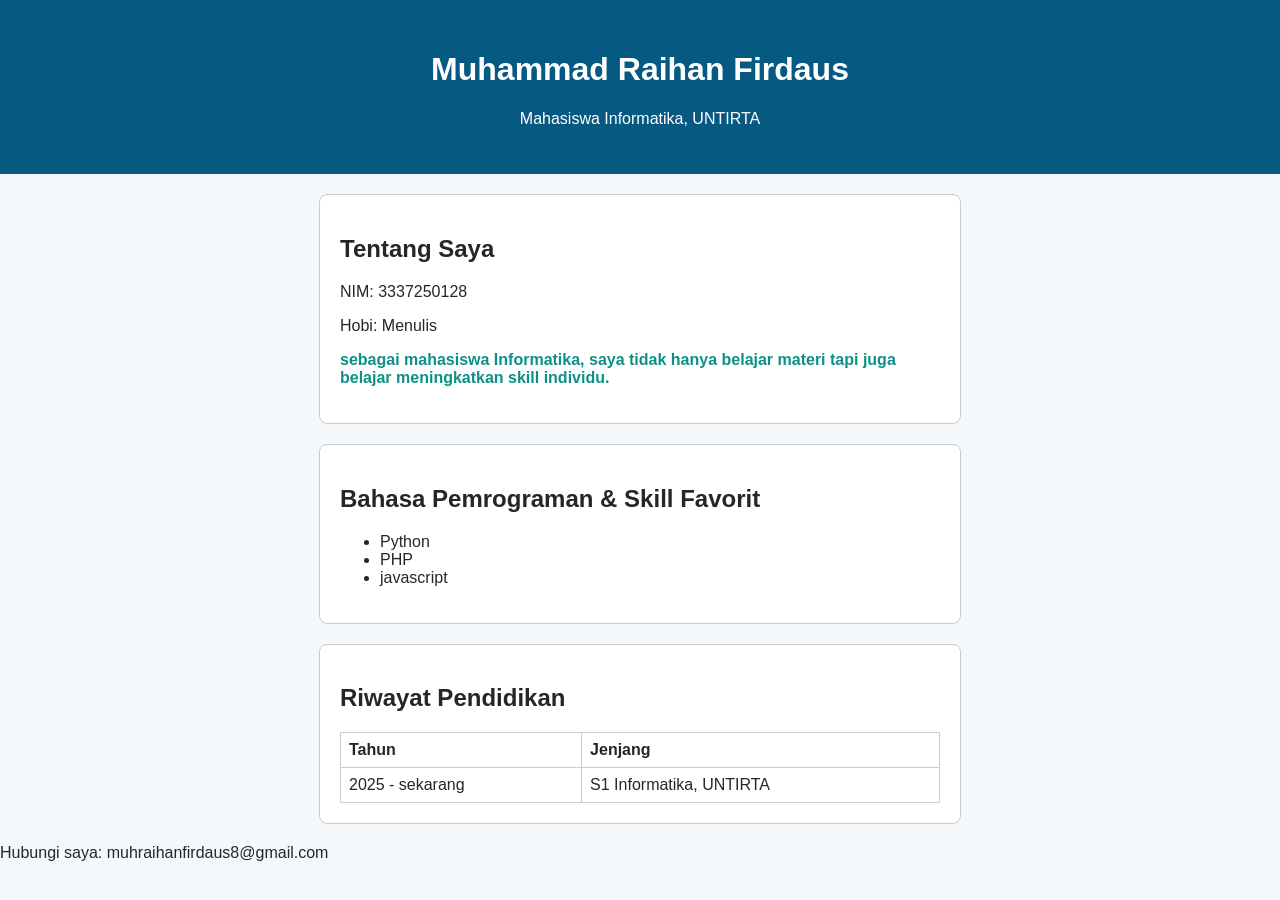
<file: pertemuan3/index.html>
<!DOCTYPE html>
<html lang="id">
<head>
  <meta charset="UTF-8">
  <title>Profil - Muhammad Raihan Firdaus</title>
  <link rel="stylesheet" href="style.css"> 
</head>
<body>
  <header>
    <h1>Muhammad Raihan Firdaus</h1>
    <p>Mahasiswa Informatika, UNTIRTA</p>
  </header>

  <main>
    <section id="tentang">
      <h2>Tentang Saya</h2>
      <p>NIM: 3337250128</p>
      <p>Hobi: Menulis</p>
      <p class="highlight">sebagai mahasiswa Informatika, saya tidak hanya belajar materi tapi juga belajar meningkatkan skill individu.</p>
    </section>

    <section id="skill">
      <h2>Bahasa Pemrograman & Skill Favorit</h2>
      <ul>
        <li>Python</li>
        <li>PHP</li>
        <li>javascript</li>
      </ul>
    </section>

    <section id="riwayat">
      <h2>Riwayat Pendidikan</h2>
      <table>
        <tr>
          <th>Tahun</th>
          <th>Jenjang</th>
        </tr>
        <tr>
          <td>2025 - sekarang</td>
          <td>S1 Informatika, UNTIRTA</td>
        </tr>
      </table>
    </section>
  </main>

  <footer>
    <p>Hubungi saya: muhraihanfirdaus8@gmail.com</p>
  </footer>
</body>
</html>
</file>
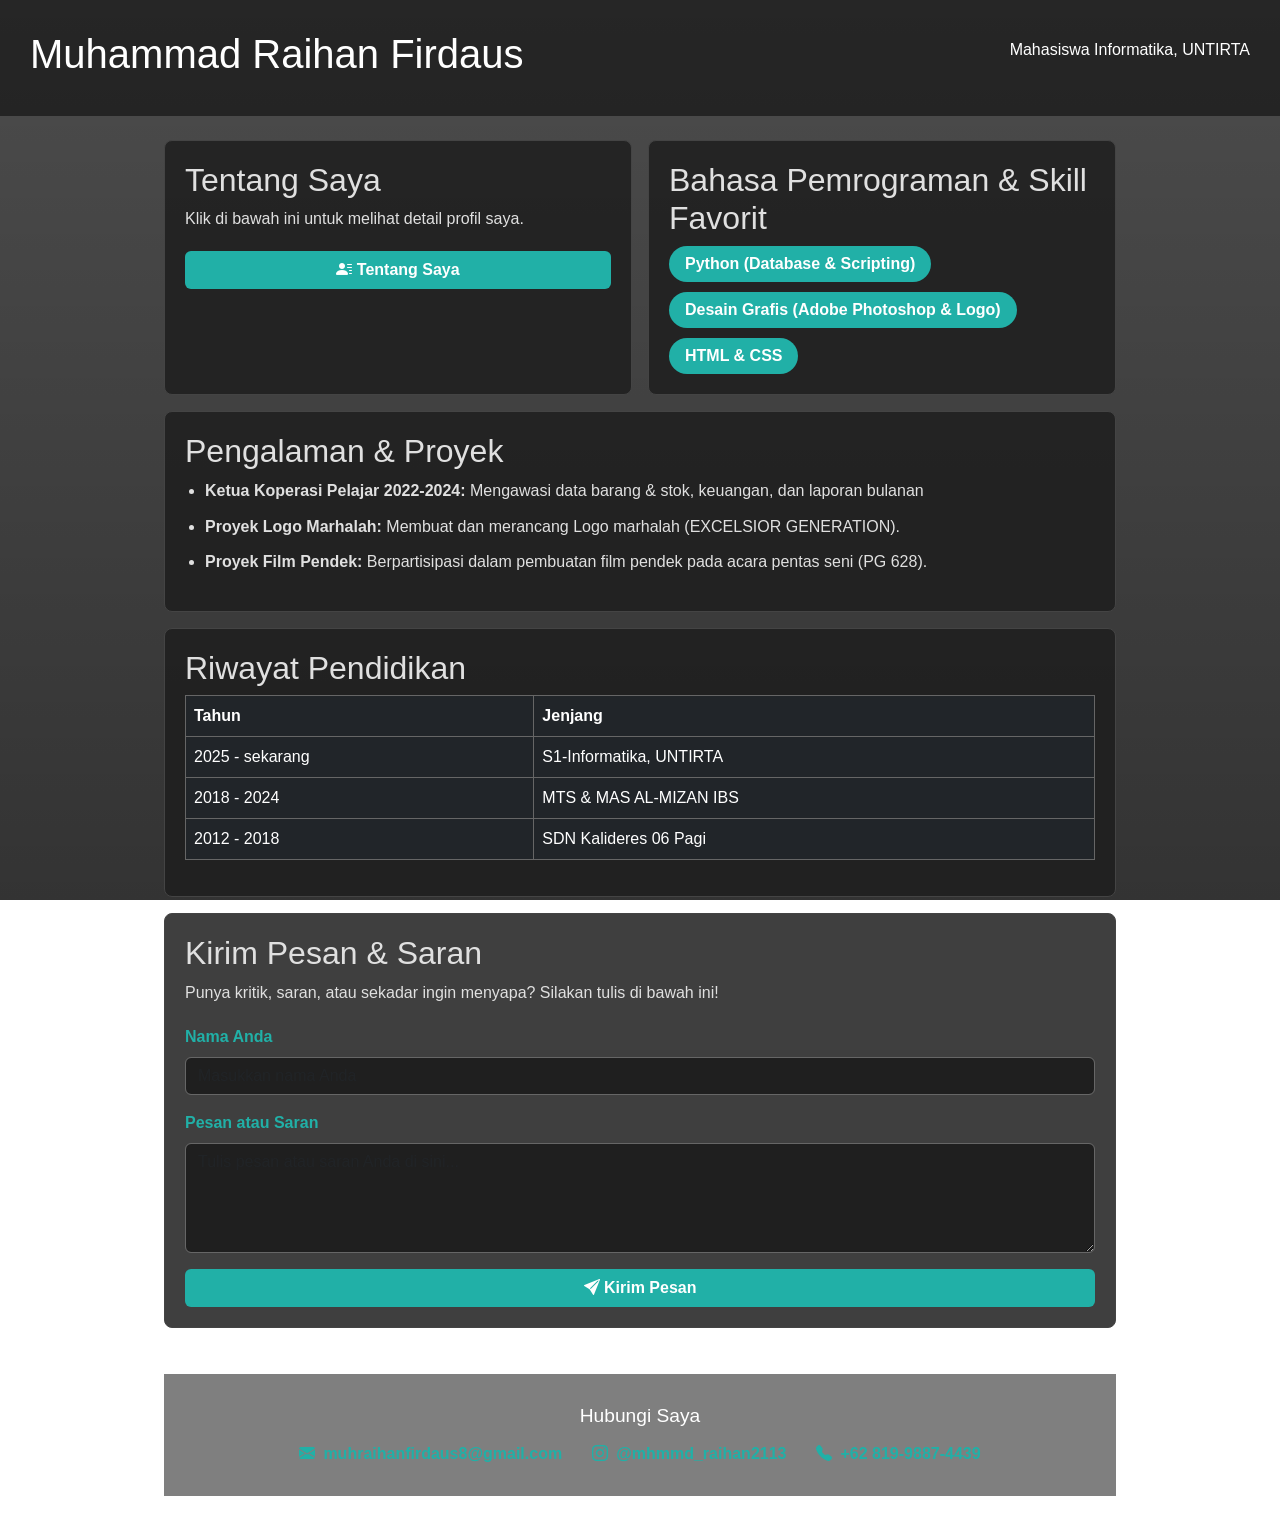
<file: pertemuan4/index.html>
<!DOCTYPE html>
<html lang="id">
<head>
  <meta charset="UTF-8">
  <meta name="viewport" content="width=device-width, initial-scale=1.0">
  <title>Profil - Muhammad Raihan Firdaus</title>
  
  <link href="https://cdn.jsdelivr.net/npm/bootstrap@5.3.0/dist/css/bootstrap.min.css" rel="stylesheet">
  
  <link rel="stylesheet" href="https://cdn.jsdelivr.net/npm/bootstrap-icons@1.10.5/font/bootstrap-icons.css">
  
  <link rel="stylesheet" href="style.css"> 
</head>
<body>
  <header>
    <div class="header-content">
      <h1>Muhammad Raihan Firdaus</h1>
      <p class="tagline">Mahasiswa Informatika, UNTIRTA</p>
    </div>
  </header>

  <main>
    <div class="row-container">
      <section id="tentang">
        <h2>Tentang Saya</h2>
        <p style="margin-bottom: 20px;">Klik di bawah ini untuk melihat detail profil saya.</p>
        <a href="tentang-saya.html" class="btn" style="background-color: #21B0A7; color: white; font-weight: bold; width: 100%;">
          <i class="bi bi-person-lines-fill"></i> Tentang Saya
        </a>
      </section>

      <section id="skill">
        <h2>Bahasa Pemrograman & Skill Favorit</h2>
        <div class="skill-list">
          <span class="skill-item">Python (Database & Scripting)</span>
          <span class="skill-item">Desain Grafis (Adobe Photoshop & Logo)</span>
          <span class="skill-item">HTML & CSS</span>
        </div>
      </section>
    </div>

    <section id="pengalaman">
      <h2>Pengalaman & Proyek</h2>
      <ul>
        <li><strong>Ketua Koperasi Pelajar 2022-2024:</strong> Mengawasi data barang & stok, keuangan, dan laporan bulanan</li>
        <li><strong>Proyek Logo Marhalah:</strong> Membuat dan merancang Logo marhalah (EXCELSIOR GENERATION).</li>
        <li><strong>Proyek Film Pendek:</strong> Berpartisipasi dalam pembuatan film pendek pada acara pentas seni (PG 628).</li>
      </ul>
    </section>

    <section id="riwayat">
      
      <h2>Riwayat Pendidikan</h2>
      <table><table class="table table-dark table-hover">
        <tr>
          <th>Tahun</th>
          <th>Jenjang</th>
        </tr>
        
        <tr>
          <td>2025 - sekarang</td>
          <td>S1-Informatika, UNTIRTA</td>
        </tr>
        
        <tr>
          <td>2018 - 2024</td>
          <td>MTS & MAS AL-MIZAN IBS</td>
        </tr>
        
        <tr>
          <td>2012 - 2018</td>
          <td>SDN Kalideres 06 Pagi</td>
        </tr>
        
      </table>
    </section>

    <section id="pesan">
      <h2>Kirim Pesan & Saran</h2>
      <p style="margin-bottom: 20px;">Punya kritik, saran, atau sekadar ingin menyapa? Silakan tulis di bawah ini!</p>
      
      <form action="https://formsubmit.co/muhraihanfirdaus8@gmail.com" method="POST">
        
        <div class="mb-3">
          <label for="nama" class="form-label" style="color: #21B0A7; font-weight: bold;">Nama Anda</label>
          <input type="text" name="Nama" class="form-control text-white" id="nama" placeholder="Masukkan nama Anda" required style="background-color: rgba(0, 0, 0, 0.5); border: 1px solid #666;">
        </div>
        
        <div class="mb-3">
          <label for="saran" class="form-label" style="color: #21B0A7; font-weight: bold;">Pesan atau Saran</label>
          <textarea name="Pesan" class="form-control text-white" id="saran" rows="4" placeholder="Tulis pesan atau saran Anda di sini..." required style="background-color: rgba(0, 0, 0, 0.5); border: 1px solid #666;"></textarea>
        </div>
        
        <button type="submit" class="btn" style="background-color: #21B0A7; color: white; font-weight: bold; width: 100%;">
          <i class="bi bi-send-fill"></i> Kirim Pesan
        </button>
      </form>
    </section>

  <footer>
    <div class="footer-content">
      <h3 style="font-size: 1.2rem; margin-bottom: 15px;">Hubungi Saya</h3>
      <div class="contact-links">
        <a href="mailto:emailkamu@example.com"><i class="bi bi-envelope-fill"></i> muhraihanfirdaus8@gmail.com</a>
        <a href="https://instagram.com/username_kamu" target="_blank"><i class="bi bi-instagram"></i> @mhmmd_raihan2113</a>
        <a href="https://wa.me/6281234567890" target="_blank"><i class="bi bi-telephone-fill"></i> +62 819-9887-4439</a>
      </div>
    </div>
  </footer>
</body>
</html>
</file>
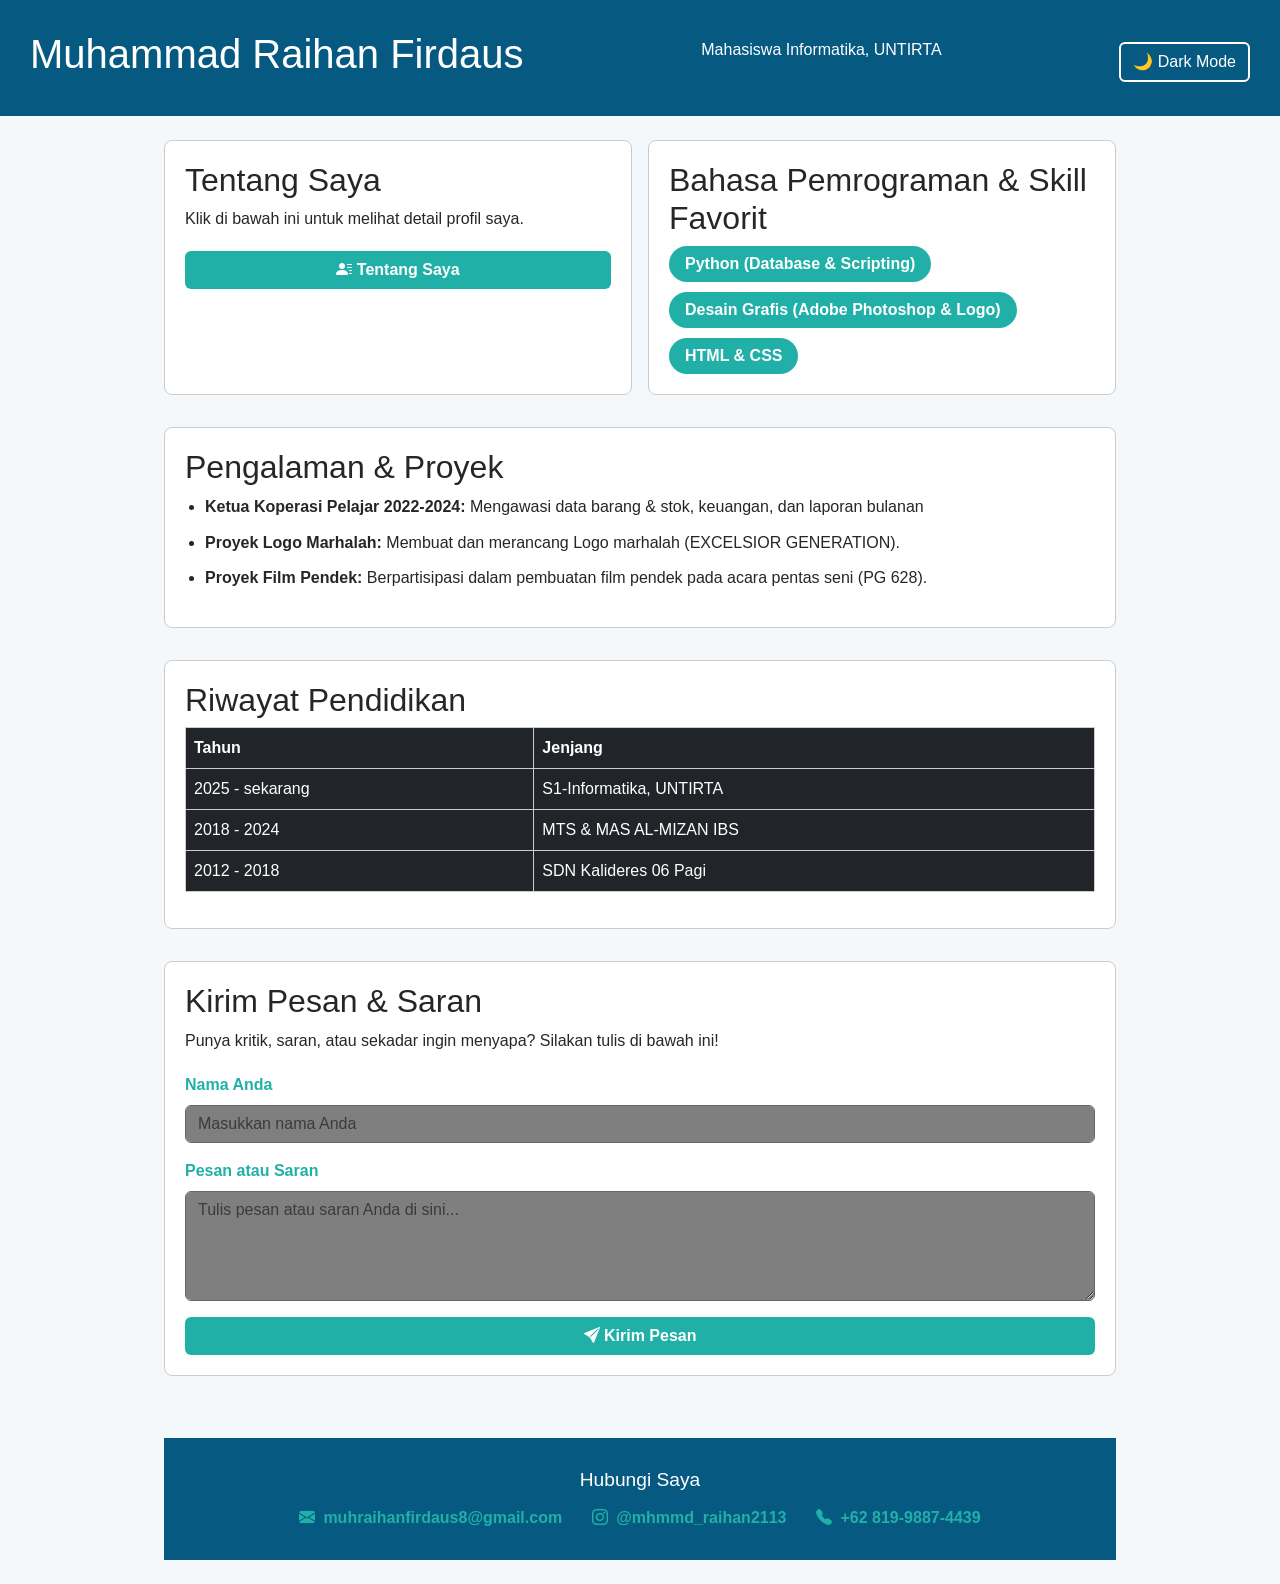
<file: pertemuan5/index.html>
<!DOCTYPE html>
<html lang="id">
<head>
  <meta charset="UTF-8">
  <meta name="viewport" content="width=device-width, initial-scale=1.0">
  <title>Profil - Muhammad Raihan Firdaus</title>
  
  <link href="https://cdn.jsdelivr.net/npm/bootstrap@5.3.0/dist/css/bootstrap.min.css" rel="stylesheet">
  
  <link rel="stylesheet" href="https://cdn.jsdelivr.net/npm/bootstrap-icons@1.10.5/font/bootstrap-icons.css">
  
  <link rel="stylesheet" href="style.css"> 
</head>
<body>
  <header>
    <div class="header-content">
      <h1>Muhammad Raihan Firdaus</h1>
      <p class="tagline">Mahasiswa Informatika, UNTIRTA</p>
      <button id="btnToggle" class="btn mt-2" style="border: 2px solid white; color: white;">🌙 Dark Mode</button>
    </div>
  </header>

  <main>
    <div class="row-container">
      <section id="tentang">
        <h2>Tentang Saya</h2>
        <p style="margin-bottom: 20px;">Klik di bawah ini untuk melihat detail profil saya.</p>
        <a href="tentang-saya.html" class="btn" style="background-color: #21B0A7; color: white; font-weight: bold; width: 100%;">
          <i class="bi bi-person-lines-fill"></i> Tentang Saya
        </a>
      </section>

      <section id="skill">
        <h2>Bahasa Pemrograman & Skill Favorit</h2>
        <div class="skill-list">
          <span class="skill-item">Python (Database & Scripting)</span>
          <span class="skill-item">Desain Grafis (Adobe Photoshop & Logo)</span>
          <span class="skill-item">HTML & CSS</span>
        </div>
      </section>
    </div>

    <section id="pengalaman">
      <h2>Pengalaman & Proyek</h2>
      <ul>
        <li><strong>Ketua Koperasi Pelajar 2022-2024:</strong> Mengawasi data barang & stok, keuangan, dan laporan bulanan</li>
        <li><strong>Proyek Logo Marhalah:</strong> Membuat dan merancang Logo marhalah (EXCELSIOR GENERATION).</li>
        <li><strong>Proyek Film Pendek:</strong> Berpartisipasi dalam pembuatan film pendek pada acara pentas seni (PG 628).</li>
      </ul>
    </section>

    <section id="riwayat">
      
      <h2>Riwayat Pendidikan</h2>
      <table><table class="table table-dark table-hover">
        <tr>
          <th>Tahun</th>
          <th>Jenjang</th>
        </tr>
        
        <tr>
          <td>2025 - sekarang</td>
          <td>S1-Informatika, UNTIRTA</td>
        </tr>
        
        <tr>
          <td>2018 - 2024</td>
          <td>MTS & MAS AL-MIZAN IBS</td>
        </tr>
        
        <tr>
          <td>2012 - 2018</td>
          <td>SDN Kalideres 06 Pagi</td>
        </tr>
        
      </table>
    </section>

    <section id="pesan">
      <h2>Kirim Pesan & Saran</h2>
      <p style="margin-bottom: 20px;">Punya kritik, saran, atau sekadar ingin menyapa? Silakan tulis di bawah ini!</p>
      
      <form action="https://formsubmit.co/muhraihanfirdaus8@gmail.com" method="POST">
        
        <div class="mb-3">
          <label for="nama" class="form-label" style="color: #21B0A7; font-weight: bold;">Nama Anda</label>
          <input type="text" name="Nama" class="form-control text-white" id="nama" placeholder="Masukkan nama Anda" required style="background-color: rgba(0, 0, 0, 0.5); border: 1px solid #666;">
        </div>
        
        <div class="mb-3">
          <label for="saran" class="form-label" style="color: #21B0A7; font-weight: bold;">Pesan atau Saran</label>
          <textarea name="Pesan" class="form-control text-white" id="saran" rows="4" placeholder="Tulis pesan atau saran Anda di sini..." required style="background-color: rgba(0, 0, 0, 0.5); border: 1px solid #666;"></textarea>
        </div>
        
        <button type="submit" class="btn" style="background-color: #21B0A7; color: white; font-weight: bold; width: 100%;">
          <i class="bi bi-send-fill"></i> Kirim Pesan
        </button>
      </form>
    </section>

  <footer>
    <div class="footer-content">
      <h3 style="font-size: 1.2rem; margin-bottom: 15px;">Hubungi Saya</h3>
      <div class="contact-links">
        <a href="mailto:emailkamu@example.com"><i class="bi bi-envelope-fill"></i> muhraihanfirdaus8@gmail.com</a>
        <a href="https://instagram.com/username_kamu" target="_blank"><i class="bi bi-instagram"></i> @mhmmd_raihan2113</a>
        <a href="https://wa.me/6281234567890" target="_blank"><i class="bi bi-telephone-fill"></i> +62 819-9887-4439</a>
      </div>
    </div>
  </footer>
  <script src="script.js"></script>
</body>
</html>
</file>
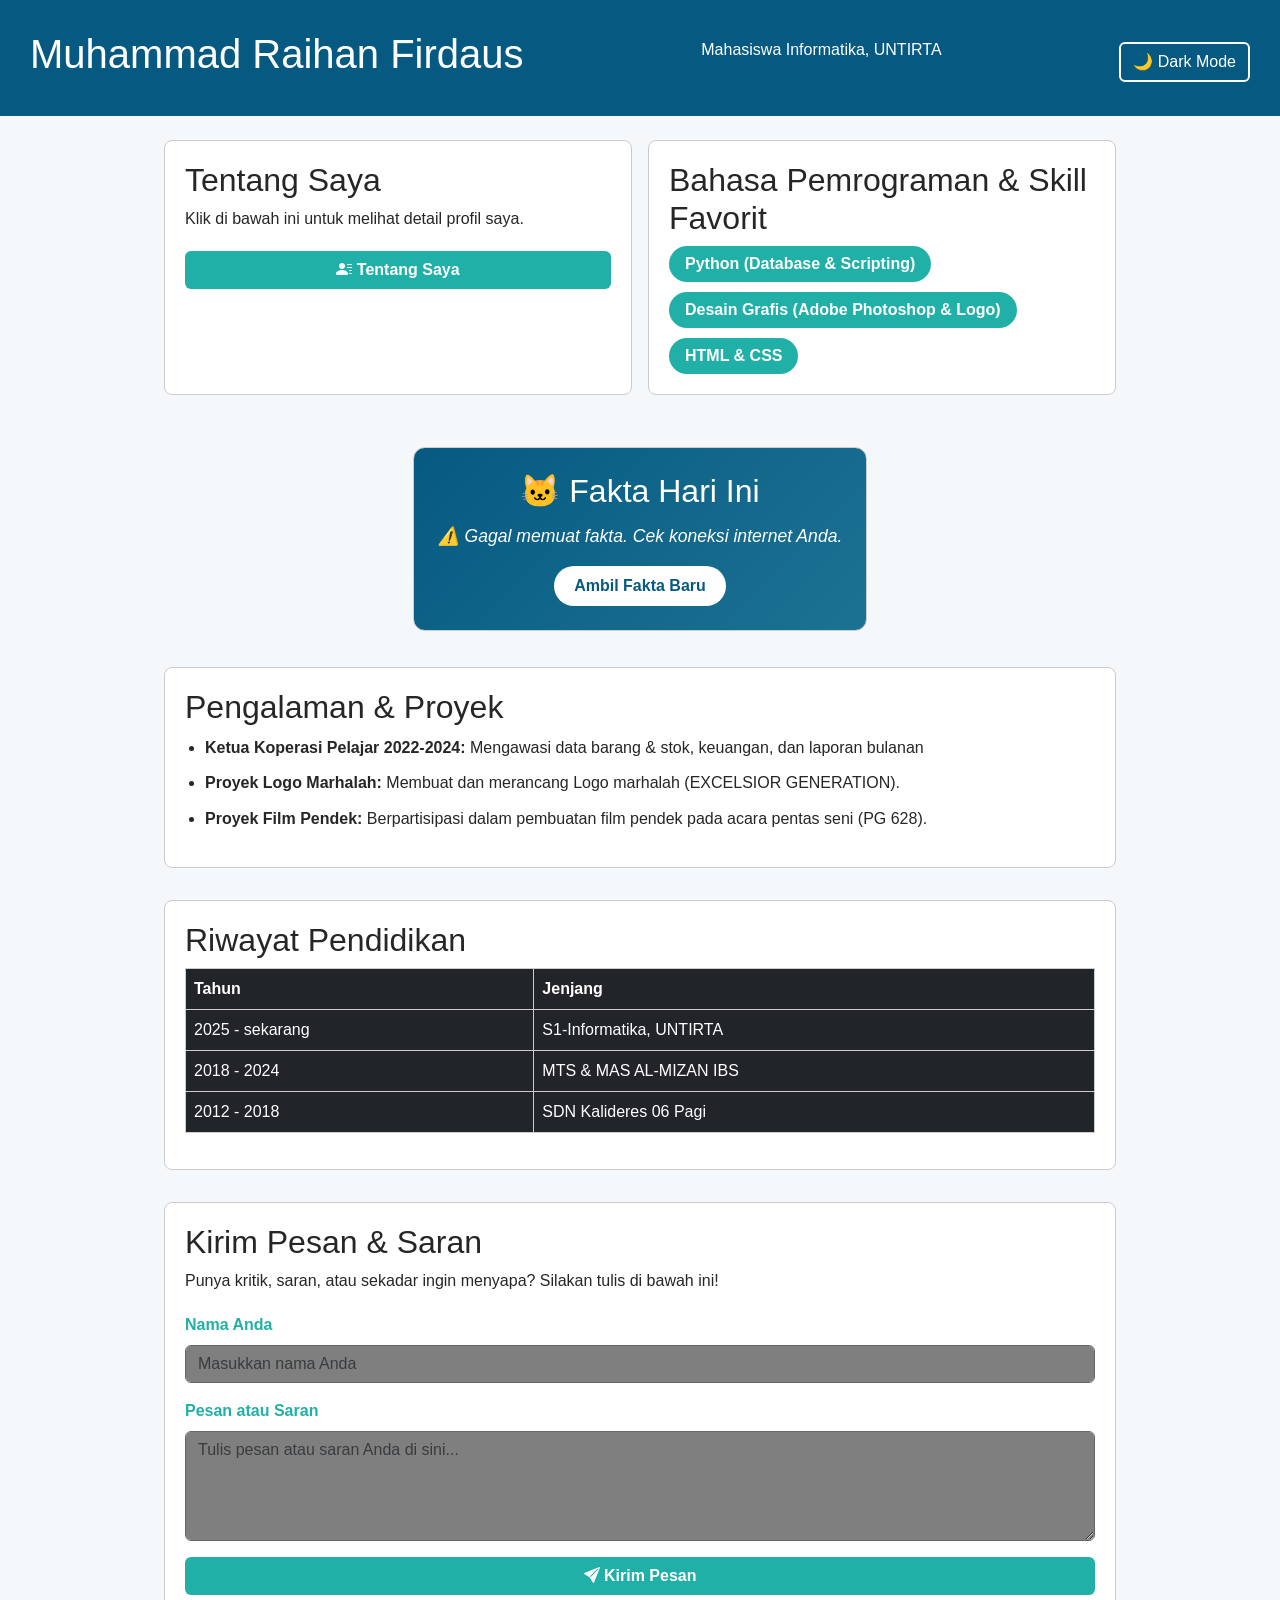
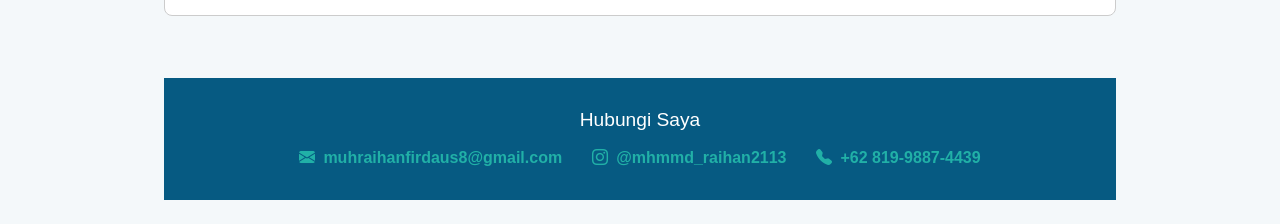
<file: pertemuan6/index.html>
<!DOCTYPE html>
<html lang="id">
<head>
  <meta charset="UTF-8">
  <meta name="viewport" content="width=device-width, initial-scale=1.0">
  <title>Profil - Muhammad Raihan Firdaus</title>
  
  <link href="https://cdn.jsdelivr.net/npm/bootstrap@5.3.0/dist/css/bootstrap.min.css" rel="stylesheet">
  
  <link rel="stylesheet" href="https://cdn.jsdelivr.net/npm/bootstrap-icons@1.10.5/font/bootstrap-icons.css">
  
  <link rel="stylesheet" href="style.css"> 
</head>
<body>
  <header>
    <div class="header-content">
      <h1>Muhammad Raihan Firdaus</h1>
      <p class="tagline">Mahasiswa Informatika, UNTIRTA</p>
      <button id="btnToggle" class="btn mt-2" style="border: 2px solid white; color: white;">🌙 Dark Mode</button>
    </div>
  </header>

  <main>
    <div class="row-container">
      <section id="tentang">
        <h2>Tentang Saya</h2>
        <p style="margin-bottom: 20px;">Klik di bawah ini untuk melihat detail profil saya.</p>
        <a href="tentang-saya.html" class="btn" style="background-color: #21B0A7; color: white; font-weight: bold; width: 100%;">
          <i class="bi bi-person-lines-fill"></i> Tentang Saya
        </a>
      </section>

      <section id="skill">
        <h2>Bahasa Pemrograman & Skill Favorit</h2>
        <div class="skill-list">
          <span class="skill-item">Python (Database & Scripting)</span>
          <span class="skill-item">Desain Grafis (Adobe Photoshop & Logo)</span>
          <span class="skill-item">HTML & CSS</span>
        </div>
      </section>
    </div>

    <section id="fakta">
    <h2>🐱 Fakta Hari Ini</h2>
    <p id="isi-fakta">Memuat fakta...</p>
    <button id="btnRefresh">Ambil Fakta Baru</button>
  </section>

    <section id="pengalaman">
      <h2>Pengalaman & Proyek</h2>
      <ul>
        <li><strong>Ketua Koperasi Pelajar 2022-2024:</strong> Mengawasi data barang & stok, keuangan, dan laporan bulanan</li>
        <li><strong>Proyek Logo Marhalah:</strong> Membuat dan merancang Logo marhalah (EXCELSIOR GENERATION).</li>
        <li><strong>Proyek Film Pendek:</strong> Berpartisipasi dalam pembuatan film pendek pada acara pentas seni (PG 628).</li>
      </ul>
    </section>

    <section id="riwayat">
      
      <h2>Riwayat Pendidikan</h2>
      <table><table class="table table-dark table-hover">
        <tr>
          <th>Tahun</th>
          <th>Jenjang</th>
        </tr>
        
        <tr>
          <td>2025 - sekarang</td>
          <td>S1-Informatika, UNTIRTA</td>
        </tr>
        
        <tr>
          <td>2018 - 2024</td>
          <td>MTS & MAS AL-MIZAN IBS</td>
        </tr>
        
        <tr>
          <td>2012 - 2018</td>
          <td>SDN Kalideres 06 Pagi</td>
        </tr>
        
      </table>
    </section>

    <section id="pesan">
      <h2>Kirim Pesan & Saran</h2>
      <p style="margin-bottom: 20px;">Punya kritik, saran, atau sekadar ingin menyapa? Silakan tulis di bawah ini!</p>
      
      <form action="https://formsubmit.co/muhraihanfirdaus8@gmail.com" method="POST">
        
        <div class="mb-3">
          <label for="nama" class="form-label" style="color: #21B0A7; font-weight: bold;">Nama Anda</label>
          <input type="text" name="Nama" class="form-control text-white" id="nama" placeholder="Masukkan nama Anda" required style="background-color: rgba(0, 0, 0, 0.5); border: 1px solid #666;">
        </div>
        
        <div class="mb-3">
          <label for="saran" class="form-label" style="color: #21B0A7; font-weight: bold;">Pesan atau Saran</label>
          <textarea name="Pesan" class="form-control text-white" id="saran" rows="4" placeholder="Tulis pesan atau saran Anda di sini..." required style="background-color: rgba(0, 0, 0, 0.5); border: 1px solid #666;"></textarea>
        </div>
        
        <button type="submit" class="btn" style="background-color: #21B0A7; color: white; font-weight: bold; width: 100%;">
          <i class="bi bi-send-fill"></i> Kirim Pesan
        </button>
      </form>
    </section>

  <footer>
    <div class="footer-content">
      <h3 style="font-size: 1.2rem; margin-bottom: 15px;">Hubungi Saya</h3>
      <div class="contact-links">
        <a href="mailto:emailkamu@example.com"><i class="bi bi-envelope-fill"></i> muhraihanfirdaus8@gmail.com</a>
        <a href="https://instagram.com/username_kamu" target="_blank"><i class="bi bi-instagram"></i> @mhmmd_raihan2113</a>
        <a href="https://wa.me/6281234567890" target="_blank"><i class="bi bi-telephone-fill"></i> +62 819-9887-4439</a>
      </div>
    </div>
  </footer>
  <script src="script.js"></script>
</body>
</html>
</file>
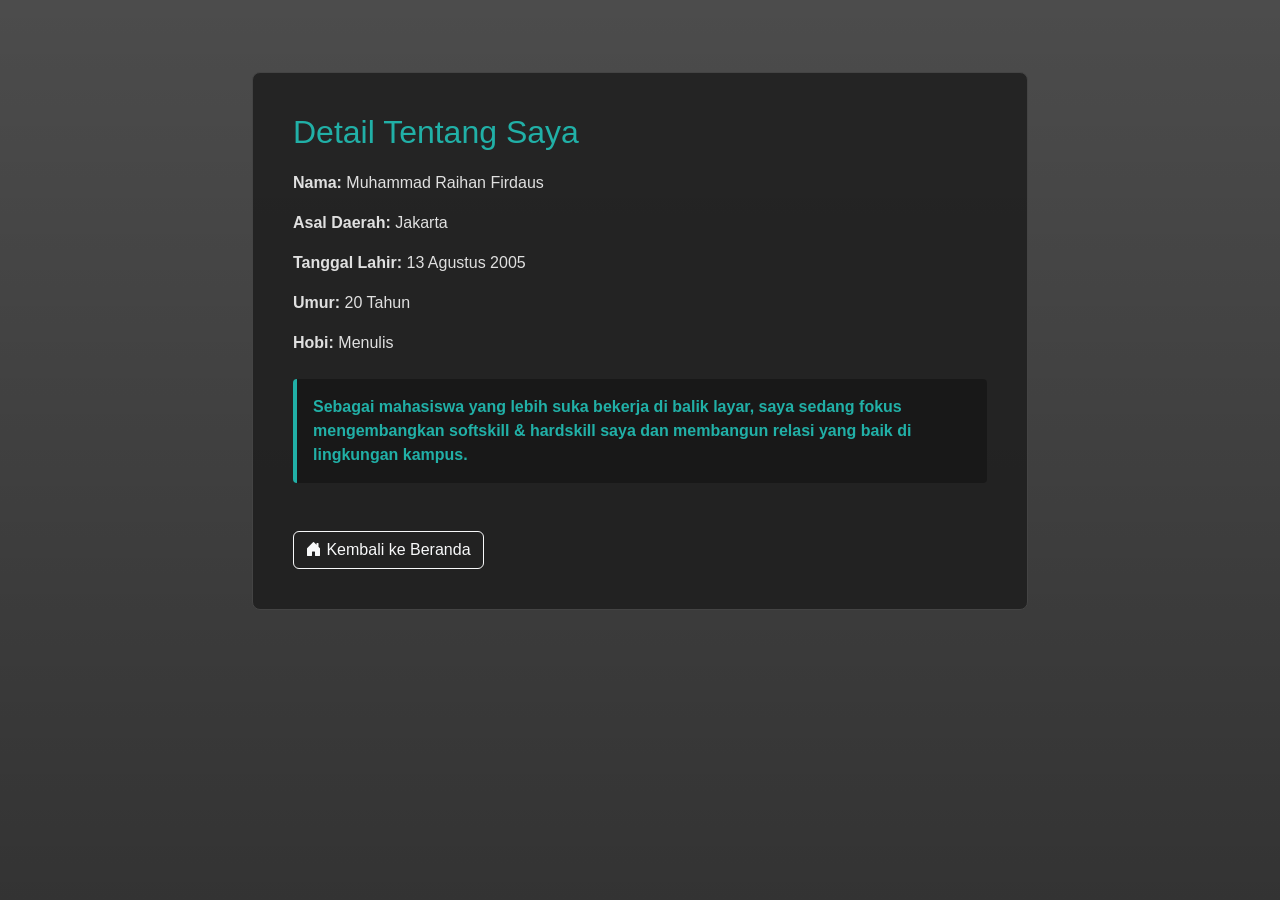
<file: pertemuan4/tentang-saya.html>
<!DOCTYPE html>
<html lang="id">
<head>
  <meta charset="UTF-8">
  <meta name="viewport" content="width=device-width, initial-scale=1.0">
  <title>Tentang Saya - Muhammad Raihan Firdaus</title>
  
  <link href="https://cdn.jsdelivr.net/npm/bootstrap@5.3.0/dist/css/bootstrap.min.css" rel="stylesheet">
  <link rel="stylesheet" href="https://cdn.jsdelivr.net/npm/bootstrap-icons@1.10.5/font/bootstrap-icons.css">
  
  <link rel="stylesheet" href="style.css"> 
</head>
<body>
  <main class="container mt-5" style="max-width: 800px;">
    
    <section style="background-color: rgba(30, 30, 30, 0.85); padding: 40px; border-radius: 8px; border: 1px solid #444;">
      <h2 style="color: #21B0A7; margin-bottom: 20px;">Detail Tentang Saya</h2>
      
      <p><strong>Nama:</strong> Muhammad Raihan Firdaus</p>
      <p><strong>Asal Daerah:</strong> Jakarta</p>
      <p><strong>Tanggal Lahir:</strong> 13 Agustus 2005</p>
      <p><strong>Umur:</strong> 20 Tahun</p>
      <p><strong>Hobi:</strong> Menulis</p>
      
      <div class="mt-4 p-3" style="background-color: rgba(0,0,0,0.3); border-left: 4px solid #21B0A7; border-radius: 4px;">
        <p style="margin: 0;" class="highlight">Sebagai mahasiswa yang lebih suka bekerja di balik layar, saya sedang fokus mengembangkan softskill & hardskill saya dan membangun relasi yang baik di lingkungan kampus.</p>
      </div>

      <div class="mt-5">
        <a href="index.html" class="btn btn-outline-light">
          <i class="bi bi-house-door-fill"></i> Kembali ke Beranda
        </a>
      </div>
    </section>

  </main>
</body>
</html>
</file>
<file: pertemuan3/style.css>
/* Aturan dasar untuk seluruh halaman web */
body {
  font-family: Arial, sans-serif;
  background-color: #f4f8fa;
  color: #262626;
  margin: 0;
}

/* Mengatur bagian kepala (header) */
header {
  background-color: #065A82;
  color: white;
  padding: 30px;
  text-align: center;
}

/* Mengatur bentuk kotak (Box Model) untuk setiap section */
section {
  background-color: white;
  padding: 20px;
  margin: 20px auto;
  border: 1px solid #cccccc;
  border-radius: 8px;
  max-width: 600px;
}

/* Aturan untuk teks yang ingin ditonjolkan (menggunakan class) */
.highlight {
  color: #0E8F87;
  font-weight: bold;
}

/* Sedikit tambahan agar tabel riwayat terlihat rapi */
table {
  width: 100%;
  border-collapse: collapse;
}
th, td {
  border: 1px solid #cccccc;
  padding: 8px;
  text-align: left;
}
</file>
<file: pertemuan4/style.css>
/* TEMA GELAP & BACKGROUND */
body {
  font-family: Arial, sans-serif;
  background-image: linear-gradient(rgba(0, 0, 0, 0.7), rgba(0, 0, 0, 0.8)), url('https://images.unsplash.com/photo-1550751827-4bd374c3f58b?q=80&w=2070');
  background-repeat: no-repeat;
  background-position: center center;
  background-attachment: fixed;
  background-size: cover;
  color: #e0e0e0;
  margin: 0;
}

header, footer {
  background-color: rgba(0, 0, 0, 0.5);
  color: white;
  padding: 30px;
}

footer {
  margin-top: 30px;
  text-align: center;
}

.contact-links {
  display: flex;
  flex-direction: column; 
  gap: 15px;
  align-items: center;
}

.contact-links a {
  color: #21B0A7;
  text-decoration: none;
  font-weight: bold;
  display: flex;
  align-items: center;
  gap: 8px; 
  transition: color 0.3s;
}

.contact-links a:hover {
  color: white;
}


section {
  background-color: rgba(30, 30, 30, 0.85);
  padding: 20px;
  border: 1px solid #444; 
  border-radius: 8px;
}

#pengalaman ul {
  padding-left: 20px;
  line-height: 1.6;
}

#pengalaman li {
  margin-bottom: 10px;
}

.highlight {
  color: #21B0A7; 
  font-weight: bold;
}

table {
  width: 100%;
  border-collapse: collapse;
}

th, td {
  border: 1px solid #666;
  padding: 8px;
  text-align: left;
}

main {
  padding: 16px;
  display: flex;
  flex-direction: column;
  gap: 16px; 
}


.header-content {
  display: flex;
  flex-direction: column;
  align-items: center;
  gap: 8px;
}

/* Flexbox untuk Daftar Skill */
.skill-list {
  display: flex;
  flex-wrap: wrap;
  gap: 10px;
}

.skill-item {
  background-color: #21B0A7;
  color: white;
  padding: 6px 16px;
  border-radius: 20px;
  font-weight: bold;
}

@media (min-width: 768px) {
  main {
    max-width: 1000px; 
    margin: 0 auto;
    padding: 24px;
  }
  
  .header-content {
    flex-direction: row;
    justify-content: space-between;
    align-items: center;
  }

  .row-container {
    display: grid;
    grid-template-columns: 1fr 1fr; 
    gap: 16px;
  }

  .skill-item {
  transition: transform 0.3s ease, background-color 0.3s ease;
}

.skill-item:hover {
  transform: scale(1.1);
  background-color: #178780;
  cursor: pointer;
}

  .contact-links {
    flex-direction: row;
    justify-content: center;
    gap: 30px;
  }
}
</file>
<file: pertemuan5/style.css>
body {
  font-family: Arial, sans-serif;
  background-color: #f4f8fa; 
  color: #262626;
  margin: 0;
  transition: background-color 0.3s, color 0.3s; 
}

header, footer {
  background-color: #065A82;
  color: white;
  padding: 30px;
  transition: background-color 0.3s;
}

section {
  background-color: white;
  padding: 20px;
  border: 1px solid #cccccc; 
  border-radius: 8px;
  margin-bottom: 16px;
  transition: background-color 0.3s;
}

/* Pengaturan Tabel & List */
ul { padding-left: 20px; line-height: 1.6; }
li { margin-bottom: 10px; }
table { width: 100%; border-collapse: collapse; }
th, td { border: 1px solid #cccccc; padding: 8px; text-align: left; }

/* Pengaturan Layout & Flexbox */
main { padding: 16px; display: flex; flex-direction: column; gap: 16px; }
.header-content { display: flex; flex-direction: column; align-items: center; gap: 8px; }
.skill-list { display: flex; flex-wrap: wrap; gap: 10px; }
.skill-item { background-color: #21B0A7; color: white; padding: 6px 16px; border-radius: 20px; font-weight: bold; }

footer { margin-top: 30px; text-align: center; }
.contact-links { display: flex; flex-direction: column; gap: 15px; align-items: center; }
.contact-links a { color: #21B0A7; text-decoration: none; font-weight: bold; display: flex; align-items: center; gap: 8px; }

@media (min-width: 768px) {
  main { max-width: 1000px; margin: 0 auto; padding: 24px; }
  .header-content { flex-direction: row; justify-content: space-between; align-items: center; }
  .row-container { display: grid; grid-template-columns: 1fr 1fr; gap: 16px; }
  .contact-links { flex-direction: row; justify-content: center; gap: 30px; }
}

body.dark {
  background-image: linear-gradient(rgba(0, 0, 0, 0.7), rgba(0, 0, 0, 0.8)), url('https://images.unsplash.com/photo-1550751827-4bd374c3f58b?q=80&w=2070');
  background-repeat: no-repeat;
  background-position: center center;
  background-attachment: fixed;
  background-size: cover;
  color: #e0e0e0;
}

body.dark header, body.dark footer { background-color: rgba(0, 0, 0, 0.8); }
body.dark section { background-color: rgba(30, 30, 30, 0.85); border-color: #444; }
body.dark th, body.dark td { border-color: #666; }
</file>
<file: pertemuan6/style.css>
body {
  font-family: Arial, sans-serif;
  background-color: #f4f8fa; 
  color: #262626;
  margin: 0;
  transition: background-color 0.3s, color 0.3s; 
}

header, footer {
  background-color: #065A82;
  color: white;
  padding: 30px;
  transition: background-color 0.3s;
}

section {
  background-color: white;
  padding: 20px;
  border: 1px solid #cccccc; 
  border-radius: 8px;
  margin-bottom: 16px;
  transition: background-color 0.3s;
}

/* Pengaturan Tabel & List */
ul { padding-left: 20px; line-height: 1.6; }
li { margin-bottom: 10px; }
table { width: 100%; border-collapse: collapse; }
th, td { border: 1px solid #cccccc; padding: 8px; text-align: left; }

/* Pengaturan Layout & Flexbox */
main { padding: 16px; display: flex; flex-direction: column; gap: 16px; }
.header-content { display: flex; flex-direction: column; align-items: center; gap: 8px; }
.skill-list { display: flex; flex-wrap: wrap; gap: 10px; }
.skill-item { background-color: #21B0A7; color: white; padding: 6px 16px; border-radius: 20px; font-weight: bold; }

footer { margin-top: 30px; text-align: center; }
.contact-links { display: flex; flex-direction: column; gap: 15px; align-items: center; }
.contact-links a { color: #21B0A7; text-decoration: none; font-weight: bold; display: flex; align-items: center; gap: 8px; }

@media (min-width: 768px) {
  main { max-width: 1000px; margin: 0 auto; padding: 24px; }
  .header-content { flex-direction: row; justify-content: space-between; align-items: center; }
  .row-container { display: grid; grid-template-columns: 1fr 1fr; gap: 16px; }
  .contact-links { flex-direction: row; justify-content: center; gap: 30px; }
}

body.dark {
  background-image: linear-gradient(rgba(0, 0, 0, 0.7), rgba(0, 0, 0, 0.8)), url('https://images.unsplash.com/photo-1550751827-4bd374c3f58b?q=80&w=2070');
  background-repeat: no-repeat;
  background-position: center center;
  background-attachment: fixed;
  background-size: cover;
  color: #e0e0e0;
}

body.dark header, body.dark footer { background-color: rgba(0, 0, 0, 0.8); }
body.dark section { background-color: rgba(30, 30, 30, 0.85); border-color: #444; }
body.dark th, body.dark td { border-color: #666; }

#fakta {
  background: linear-gradient(135deg, #065A82, #1C7293);
  color: white;
  padding: 24px;
  border-radius: 12px;
  margin: 20px auto;
  max-width: 600px;
  text-align: center;
}

#fakta h2 {
  margin-bottom: 12px;
}

#isi-fakta {
  font-size: 1.1rem;
  line-height: 1.6;
  font-style: italic;
  margin-bottom: 16px;
}

#btnRefresh {
  padding: 8px 20px;
  background: white;
  color: #065A82;
  border: none;
  border-radius: 20px;
  cursor: pointer;
  font-weight: bold;
}

#btnRefresh:hover {
  background: #21B0A7;
  color: white;
}
</file>
